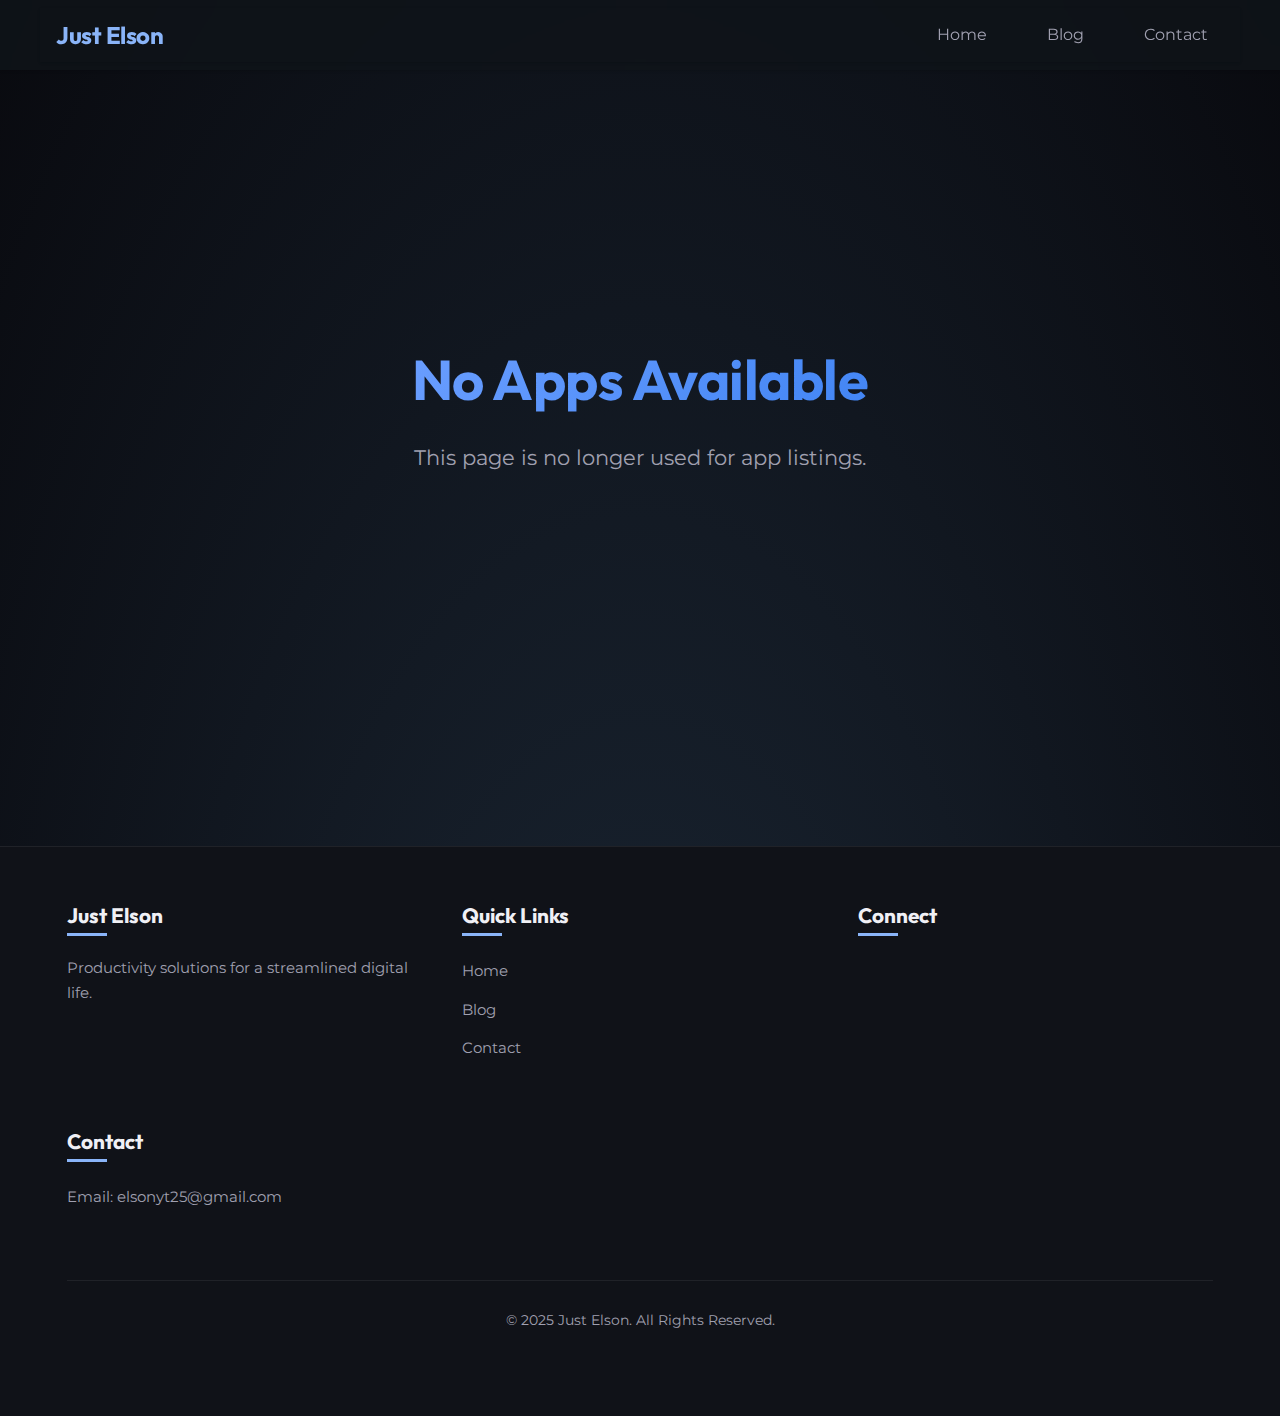
<file: apps.html>
<!DOCTYPE html>
<html lang="en">
<head>
    <meta charset="UTF-8">
    <meta name="viewport" content="width=device-width, initial-scale=1.0">
    <title>Apps - Just Elson</title>
    <link rel="preconnect" href="https://fonts.googleapis.com">
    <link rel="preconnect" href="https://fonts.gstatic.com" crossorigin>
    <link href="https://fonts.googleapis.com/css2?family=Montserrat:wght@400;500;700&family=Outfit:wght@400;700&display=swap" rel="stylesheet">
    <link rel="stylesheet" href="css/styles.css">
    <link rel="icon" href="img/t.png" type="image/png">
</head>
<body>
    <div class="scroll-progress"></div>

    <header class="site-header">
        <div class="container">
            <div class="logo">
                <a href="index.html" class="logo-text">Just Elson</a>
            </div>
            <div class="mobile-menu-btn" aria-label="Toggle menu" aria-expanded="false">
                <span></span>
                <span></span>
                <span></span>
            </div>
            <nav class="main-nav">
                <ul>
                    <li><a href="index.html">Home</a></li>
                    <li><a href="blog.html">Blog</a></li>
                    <li><a href="contact.html">Contact</a></li>
                </ul>
            </nav>
        </div>
    </header>

    <main>
        <section class="hero-section page-transition">
            <div class="container">
                <div class="hero-content">
                    <h1 class="title">No Apps Available</h1>
                    <p class="subtitle">This page is no longer used for app listings.</p>
                </div>
            </div>
        </section>
    </main>

    <footer class="site-footer">
        <div class="container">
            <div class="footer-grid">
                <div class="footer-col">
                    <h4>Just Elson</h4>
                    <p>Productivity solutions for a streamlined digital life.</p>
                </div>
                <div class="footer-col">
                    <h4>Quick Links</h4>
                    <ul>
                        <li><a href="index.html">Home</a></li>
                        <li><a href="blog.html">Blog</a></li>
                        <li><a href="contact.html">Contact</a></li>
                    </ul>
                </div>
                <div class="footer-col">
                    <h4>Connect</h4>
                    <div class="social-links">
                        <a href="https://www.youtube.com/@just.elson.erick.20" target="_blank" class="social-link youtube">YouTube</a>
                        <a href="https://justelsoninsights.substack.com" target="_blank" class="social-link substack">Newsletter</a>
                    </div>
                </div>
                <div class="footer-col">
                    <h4>Contact</h4>
                    <p>Email: <a href="mailto:elsonyt25@gmail.com">elsonyt25@gmail.com</a></p>
                </div>
            </div>
            <div class="footer-bottom">
                <p>© 2025 Just Elson. All Rights Reserved.</p>
            </div>
        </div>
    </footer>

    <script defer src="js/app.js"></script>
</body>
</html>
</file>
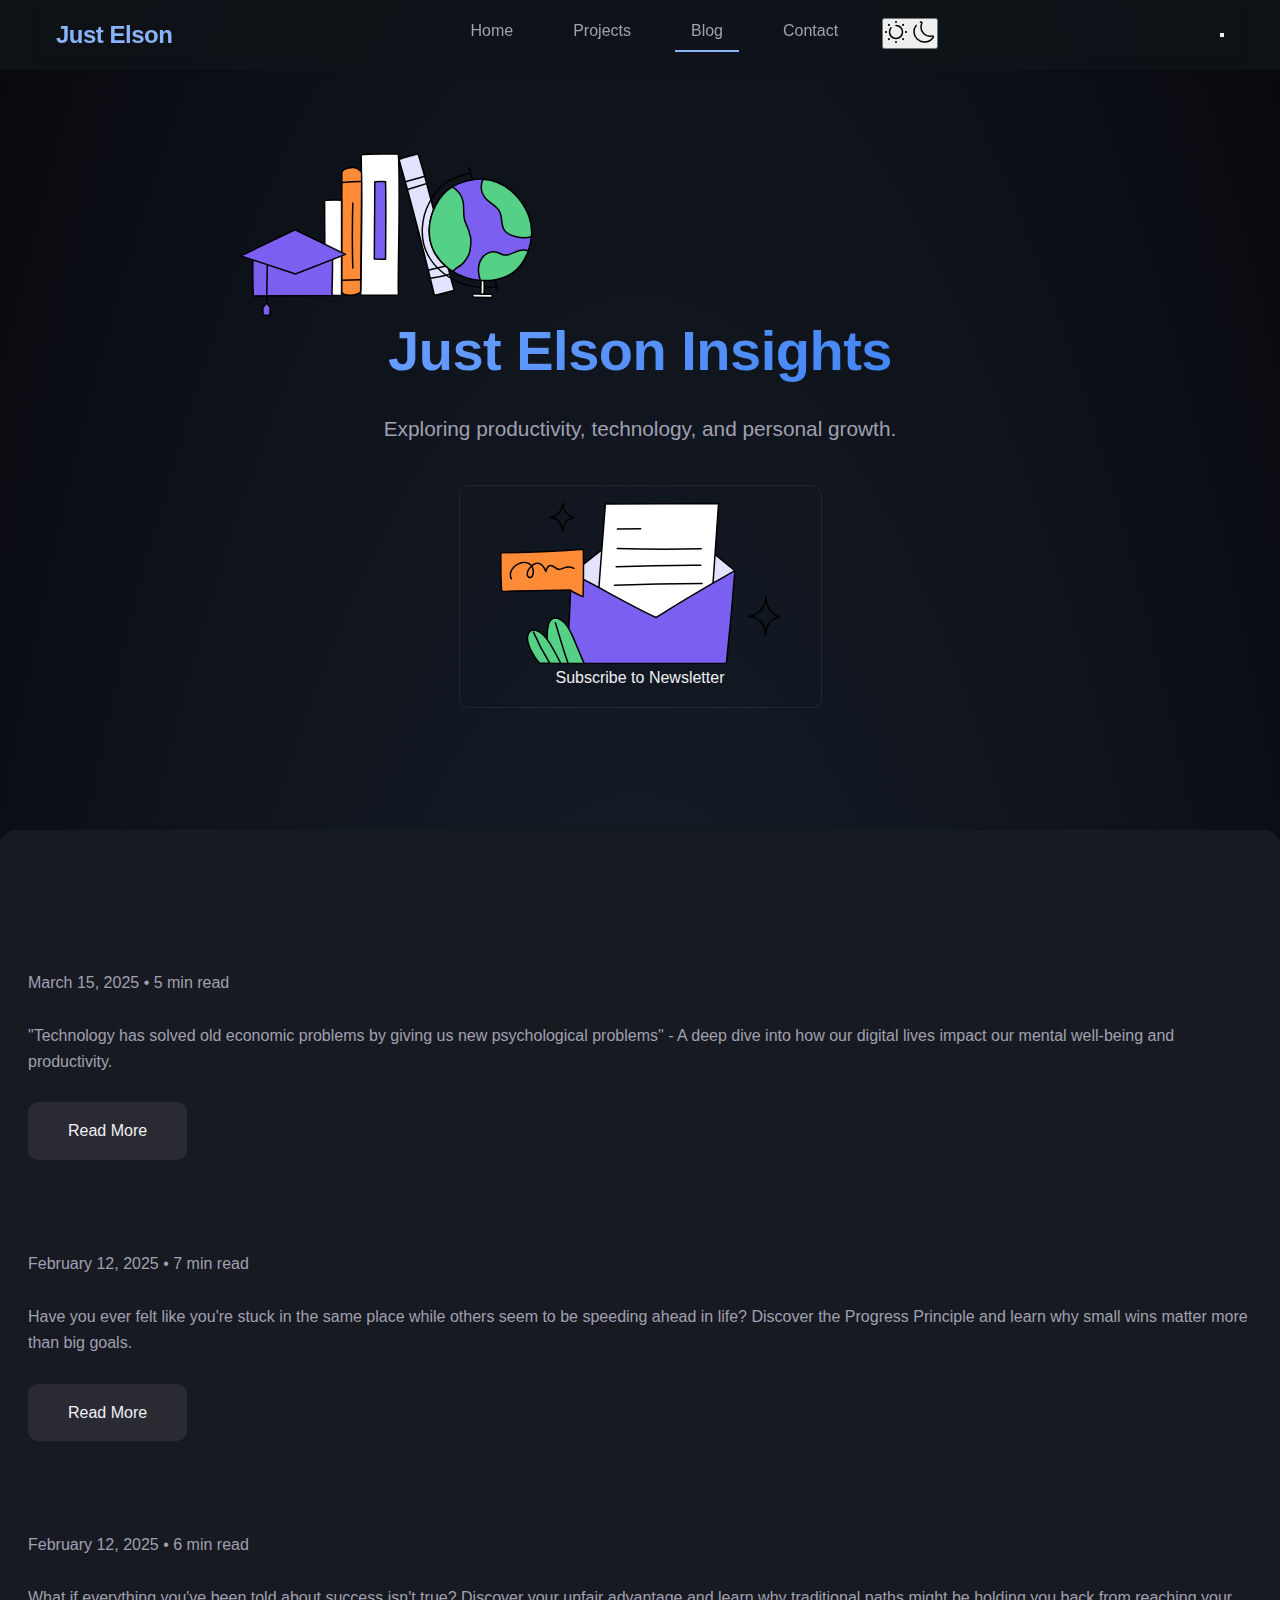
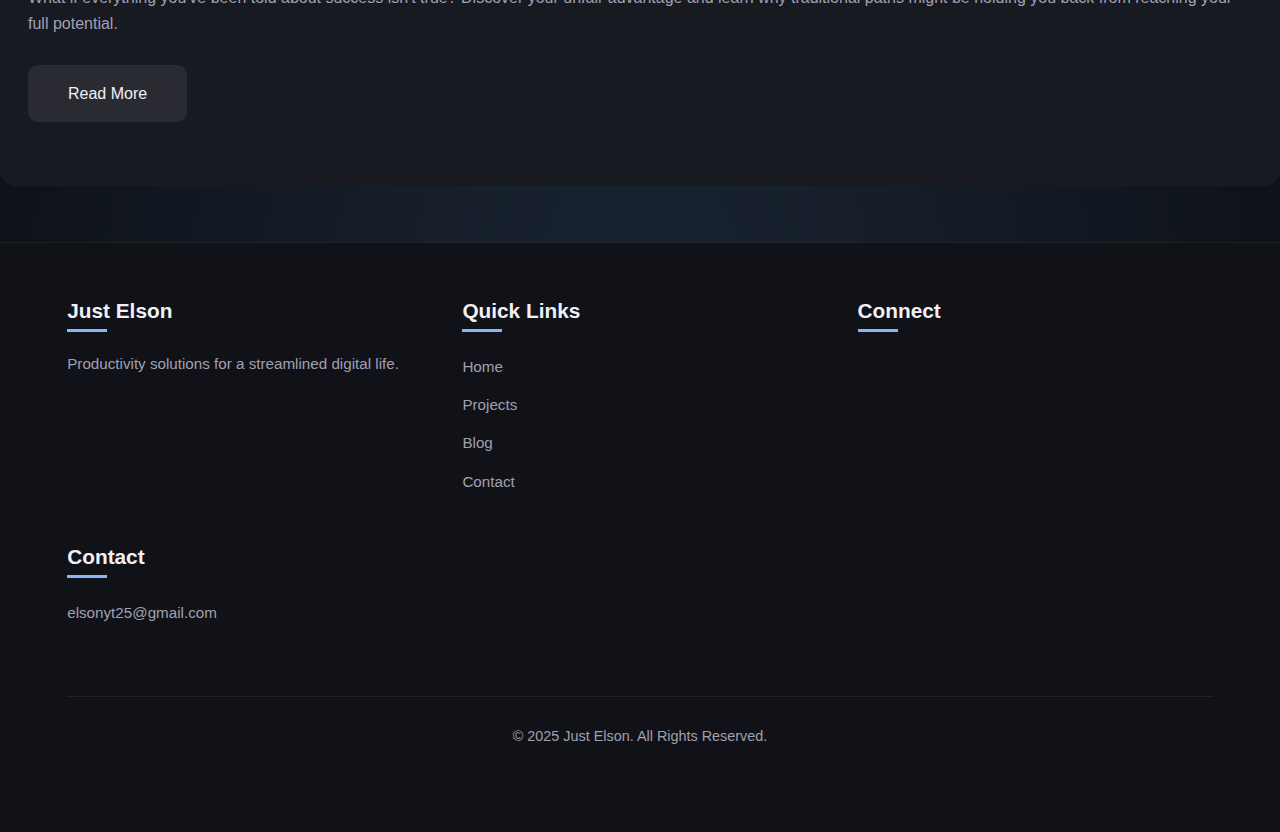
<file: blog.html>
<!DOCTYPE html>
<html lang="en">

<head>
    <meta charset="UTF-8">
    <meta name="viewport" content="width=device-width, initial-scale=1.0">
    <title>Blog - Just Elson</title>
    <link rel="preconnect" href="https://fonts.googleapis.com">
    <link rel="preconnect" href="https://fonts.gstatic.com" crossorigin>
    <link href="https://fonts.googleapis.com/css2?family=Raleway:wght@400;700&display=swap" rel="stylesheet">
    <link rel="stylesheet" href="css/styles.css">
    <link rel="icon" href="img/t.png" type="image/png">
</head>

<body>
    <div class="scroll-progress"></div>
    <div class="mobile-menu-backdrop"></div>

    <header class="site-header">
        <div class="container">
            <div class="logo">
                <a href="index.html" class="logo-text">Just Elson</a>
            </div>
            <nav class="main-nav">
                <ul>
                    <li><a href="index.html">Home</a></li>
                    <li><a href="projects.html">Projects</a></li>
                    <li><a href="blog.html" class="active">Blog</a></li>
                    <li><a href="contact.html">Contact</a></li>
                    <li class="theme-toggle-container">
                        <button id="themeToggle" class="theme-toggle" aria-label="Toggle dark/light theme">
                            <span class="theme-icon">
                                <svg class="theme-icon-svg theme-icon-dark" width="24" height="24" viewBox="0 0 24 24"
                                    fill="none" xmlns="http://www.w3.org/2000/svg">
                                    <path
                                        d="M19.14 19.14L19.01 19.01M19.01 4.99L19.14 4.86L19.01 4.99ZM4.86 19.14L4.99 19.01L4.86 19.14ZM12 2.08V2V2.08ZM12 22V21.92V22ZM2.08 12H2H2.08ZM22 12H21.92H22ZM4.99 4.99L4.86 4.86L4.99 4.99Z"
                                        stroke="currentColor" stroke-width="2" stroke-linecap="round"
                                        stroke-linejoin="round" />
                                    <path
                                        d="M7 7.85C6.06 8.98 5.5 10.42 5.5 12C5.5 15.59 8.41 18.5 12 18.5C15.59 18.5 18.5 15.59 18.5 12C18.5 8.41 15.59 5.5 12 5.5"
                                        stroke="currentColor" stroke-width="1.5" stroke-linecap="round"
                                        stroke-linejoin="round" />
                                </svg>
                                <svg class="theme-icon-svg theme-icon-light" width="24" height="24" viewBox="0 0 24 24"
                                    fill="none" xmlns="http://www.w3.org/2000/svg">
                                    <path
                                        d="M4.18024 5.37996C2.67024 7.29996 1.84024 9.75996 2.03024 12.42C2.39024 17.57 6.76024 21.76 11.9902 21.99C15.6802 22.15 18.9802 20.43 20.9602 17.72C21.7802 16.61 21.3402 15.87 19.9702 16.12C19.3002 16.24 18.6102 16.29 17.8902 16.26C13.0002 16.06 9.00024 11.97 8.98024 7.13996C8.97024 5.83996 9.24024 4.60996 9.73024 3.48996C10.2702 2.24996 9.62024 1.65996 8.37024 2.18996"
                                        stroke="currentColor" stroke-width="1.5" stroke-linecap="round"
                                        stroke-linejoin="round" />
                                </svg>
                            </span>
                        </button>
                    </li>
                </ul>
            </nav>
            <button class="mobile-menu-btn" aria-label="Toggle navigation menu" aria-expanded="false">
                <span></span>
                <span></span>
                <span></span>
            </button>
        </div>
    </header>

    <main>
        <section class="hero-section page-transition">
            <div class="container">
                <div class="hero-content">
                    <div class="hero-icon">
                        <img src="img/icon illustrations/Education.svg" alt="Blog & Insights" class="hero-svg">
                    </div>
                    <h1 class="title">Just Elson Insights</h1>
                    <p class="subtitle">Exploring productivity, technology, and personal growth.</p>
                    <div class="cta-buttons">
                        <a href="https://justelsoninsights.substack.com/?r=595rmm&utm_campaign=pub-share-checklist"
                            target="_blank" rel="noopener noreferrer" class="btn btn-primary">
                            <img src="img/icon illustrations/Email.svg" alt="" class="btn-icon">
                            Subscribe to Newsletter
                        </a>
                    </div>
                </div>
            </div>
        </section>

        <section class="blog-section page-transition">
            <div class="container">
                <div class="blog-grid">
                    <article class="content-card">
                        <h2>Digital Dopamine: The World We Now Know</h2>
                        <p class="post-meta">March 15, 2025 • 5 min read</p>
                        <p class="post-excerpt">"Technology has solved old economic problems by giving us new
                            psychological problems" - A deep dive into how our digital lives impact our mental
                            well-being and productivity.</p>
                        <a href="https://open.substack.com/pub/justelsoninsights/p/digital-dopamine?utm_campaign=post&utm_medium=web"
                            target="_blank" rel="noopener noreferrer" class="btn btn-tertiary">Read More</a>
                    </article>

                    <article class="content-card">
                        <h2>The Hidden Formula Behind Success</h2>
                        <p class="post-meta">February 12, 2025 • 7 min read</p>
                        <p class="post-excerpt">Have you ever felt like you're stuck in the same place while others seem
                            to be speeding ahead in life? Discover the Progress Principle and learn why small wins
                            matter more than big goals.</p>
                        <a href="https://justelsoninsights.substack.com/p/the-hidden-formula-behind-success?r=595rmm"
                            target="_blank" rel="noopener noreferrer" class="btn btn-tertiary">Read More</a>
                    </article>

                    <article class="content-card">
                        <h2>The Hidden Truth About Success</h2>
                        <p class="post-meta">February 12, 2025 • 6 min read</p>
                        <p class="post-excerpt">What if everything you've been told about success isn't true? Discover
                            your unfair advantage and learn why traditional paths might be holding you back from
                            reaching your full potential.</p>
                        <a href="https://justelsoninsights.substack.com/p/the-hidden-truth-about-success?r=595rmm"
                            target="_blank" rel="noopener noreferrer" class="btn btn-tertiary">Read More</a>
                    </article>
                </div>
            </div>
        </section>
    </main>

    <footer class="site-footer">
        <div class="container">
            <div class="footer-grid">
                <div class="footer-col">
                    <h4>Just Elson</h4>
                    <p>Productivity solutions for a streamlined digital life.</p>
                </div>
                <div class="footer-col">
                    <h4>Quick Links</h4>
                    <ul>
                        <li><a href="index.html">Home</a></li>
                        <li><a href="projects.html">Projects</a></li>
                        <li><a href="blog.html">Blog</a></li>
                        <li><a href="contact.html">Contact</a></li>
                    </ul>
                </div>
                <div class="footer-col">
                    <h4>Connect</h4>
                    <div class="social-links">
                        <a href="https://www.youtube.com/@just.elson.erick.20" target="_blank"
                            class="social-link">YouTube</a>
                        <a href="https://justelsoninsights.substack.com" target="_blank"
                            class="social-link">Newsletter</a>
                    </div>
                </div>
                <div class="footer-col">
                    <h4>Contact</h4>
                    <p><a href="mailto:elsonyt25@gmail.com">elsonyt25@gmail.com</a></p>
                </div>
            </div>
            <div class="footer-bottom">
                <p>© 2025 Just Elson. All Rights Reserved.</p>
            </div>
        </div>
    </footer>

    <script defer src="js/app.js"></script>
</body>

</html>
</file>
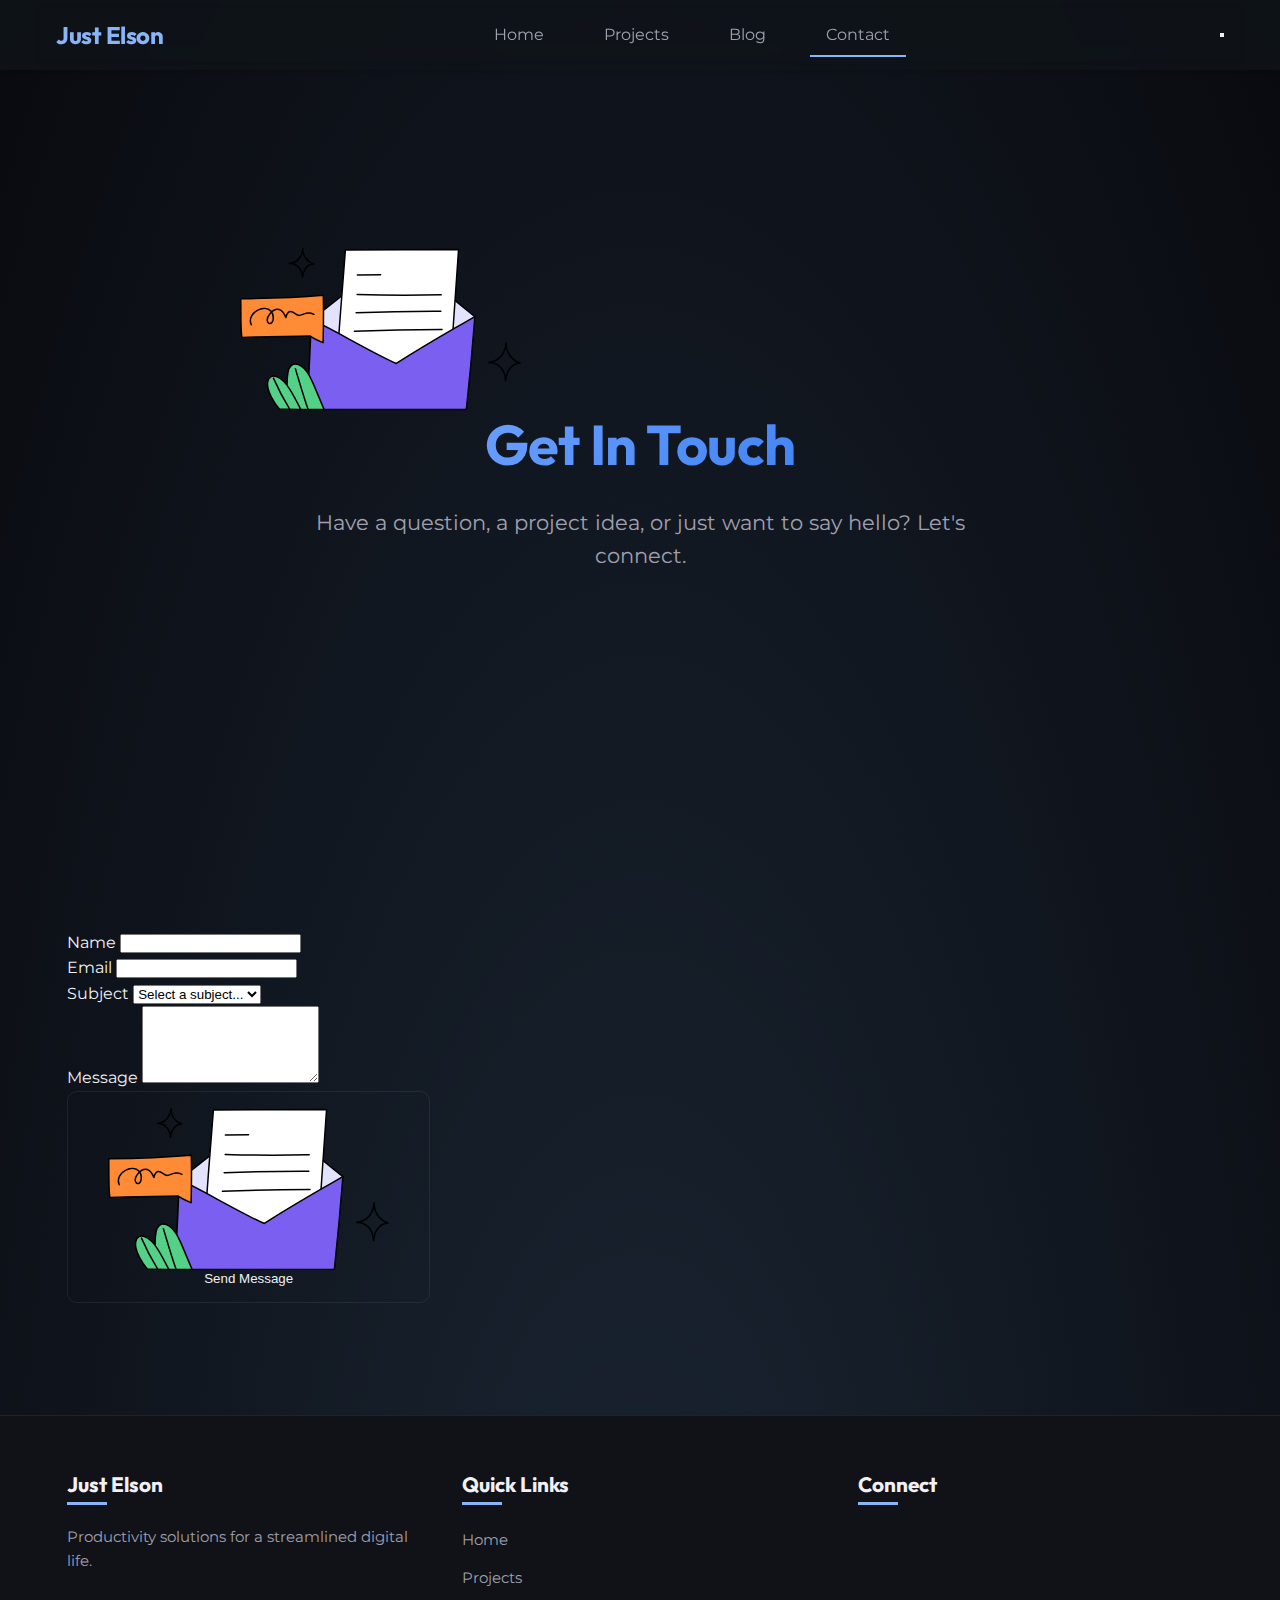
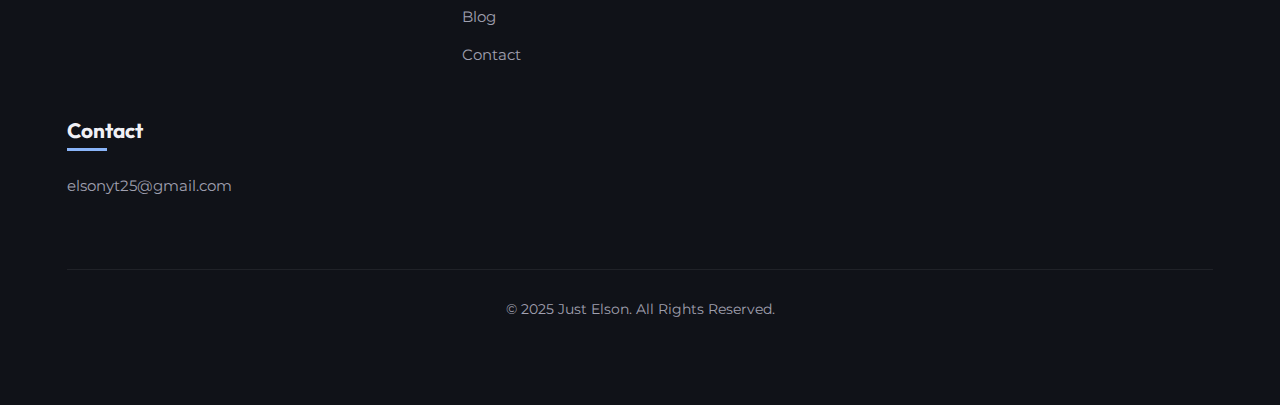
<file: contact.html>
<!DOCTYPE html>
<html lang="en">
<head>
    <meta charset="UTF-8">
    <meta name="viewport" content="width=device-width, initial-scale=1.0">
    <title>Contact - Just Elson</title>
    <link rel="preconnect" href="https://fonts.googleapis.com">
    <link rel="preconnect" href="https://fonts.gstatic.com" crossorigin>
    <link href="https://fonts.googleapis.com/css2?family=Montserrat:wght@400;500;700&family=Outfit:wght@400;700&display=swap" rel="stylesheet">
    <link rel="stylesheet" href="css/styles.css">
    <link rel="icon" href="img/t.png" type="image/png">
</head>
<body>
    <div class="scroll-progress"></div>

    <header class="site-header">
        <div class="container">
            <div class="logo">
                <a href="index.html" class="logo-text">Just Elson</a>
            </div>
            <nav class="main-nav">
                <ul>
                    <li><a href="index.html">Home</a></li>
                    <li><a href="projects.html">Projects</a></li>
                    <li><a href="blog.html">Blog</a></li>
                    <li><a href="contact.html" class="active">Contact</a></li>
                </ul>
            </nav>
            <button class="mobile-menu-btn" aria-label="Toggle navigation menu" aria-expanded="false">
                <span></span>
                <span></span>
                <span></span>
            </button>
        </div>
    </header>

    <main>
        <section class="hero-section page-transition">
            <div class="container">
                <div class="hero-content">
                    <div class="hero-icon">
                        <img src="img/icon illustrations/Email.svg" alt="Contact" class="hero-svg">
                    </div>
                    <h1 class="title">Get In Touch</h1>
                    <p class="subtitle">Have a question, a project idea, or just want to say hello? Let's connect.</p>
                </div>
            </div>
        </section>

        <section class="contact-section page-transition">
            <div class="container">
                 <div class="content-card contact-card">
                    <h2 class="section-title">Send a Message</h2>
                    <form id="contactForm" class="contact-form" action="https://formsubmit.co/ajax/elsonyt25@gmail.com" method="POST">
                        <!-- Honeypot -->
                        <input type="text" name="_honey" style="display: none;">
                        <!-- Disable Captcha -->
                        <input type="hidden" name="_captcha" value="false">

                        <div class="form-group">
                            <label for="name">Name</label>
                            <input type="text" id="name" name="name" class="form-input" required>
                        </div>
                        <div class="form-group">
                            <label for="email">Email</label>
                            <input type="email" id="email" name="email" class="form-input" required>
                        </div>
                        <div class="form-group">
                            <label for="subject">Subject</label>
                            <select id="subject" name="subject" class="form-input" required>
                                <option value="" disabled selected>Select a subject...</option>
                                <option value="Project Inquiry">Project Inquiry</option>
                                <option value="Partnership">Partnership</option>
                                <option value="General Question">General Question</option>
                            </select>
                        </div>
                        <div class="form-group">
                            <label for="message">Message</label>
                            <textarea id="message" name="message" class="form-input" rows="5" required></textarea>
                        </div>
                        <button type="submit" class="btn btn-primary">
                            <img src="img/icon illustrations/Email.svg" alt="" class="btn-icon">
                            Send Message
                        </button>
                        <div id="formStatus"></div>
                    </form>
                </div>
            </div>
        </section>
    </main>

    <footer class="site-footer">
        <div class="container">
            <div class="footer-grid">
                <div class="footer-col">
                    <h4>Just Elson</h4>
                    <p>Productivity solutions for a streamlined digital life.</p>
                </div>
                <div class="footer-col">
                    <h4>Quick Links</h4>
                    <ul>
                        <li><a href="index.html">Home</a></li>
                        <li><a href="projects.html">Projects</a></li>
                        <li><a href="blog.html">Blog</a></li>
                        <li><a href="contact.html">Contact</a></li>
                    </ul>
                </div>
                <div class="footer-col">
                    <h4>Connect</h4>
                    <div class="social-links">
                        <a href="https://www.youtube.com/@just.elson.erick.20" target="_blank" class="social-link">YouTube</a>
                        <a href="https://justelsoninsights.substack.com" target="_blank" class="social-link">Newsletter</a>
                    </div>
                </div>
                <div class="footer-col">
                    <h4>Contact</h4>
                    <p><a href="mailto:elsonyt25@gmail.com">elsonyt25@gmail.com</a></p>
                </div>
            </div>
            <div class="footer-bottom">
                <p>© 2025 Just Elson. All Rights Reserved.</p>
            </div>
        </div>
    </footer>

    <script defer src="js/app.js"></script>
</body>
</html>
</file>
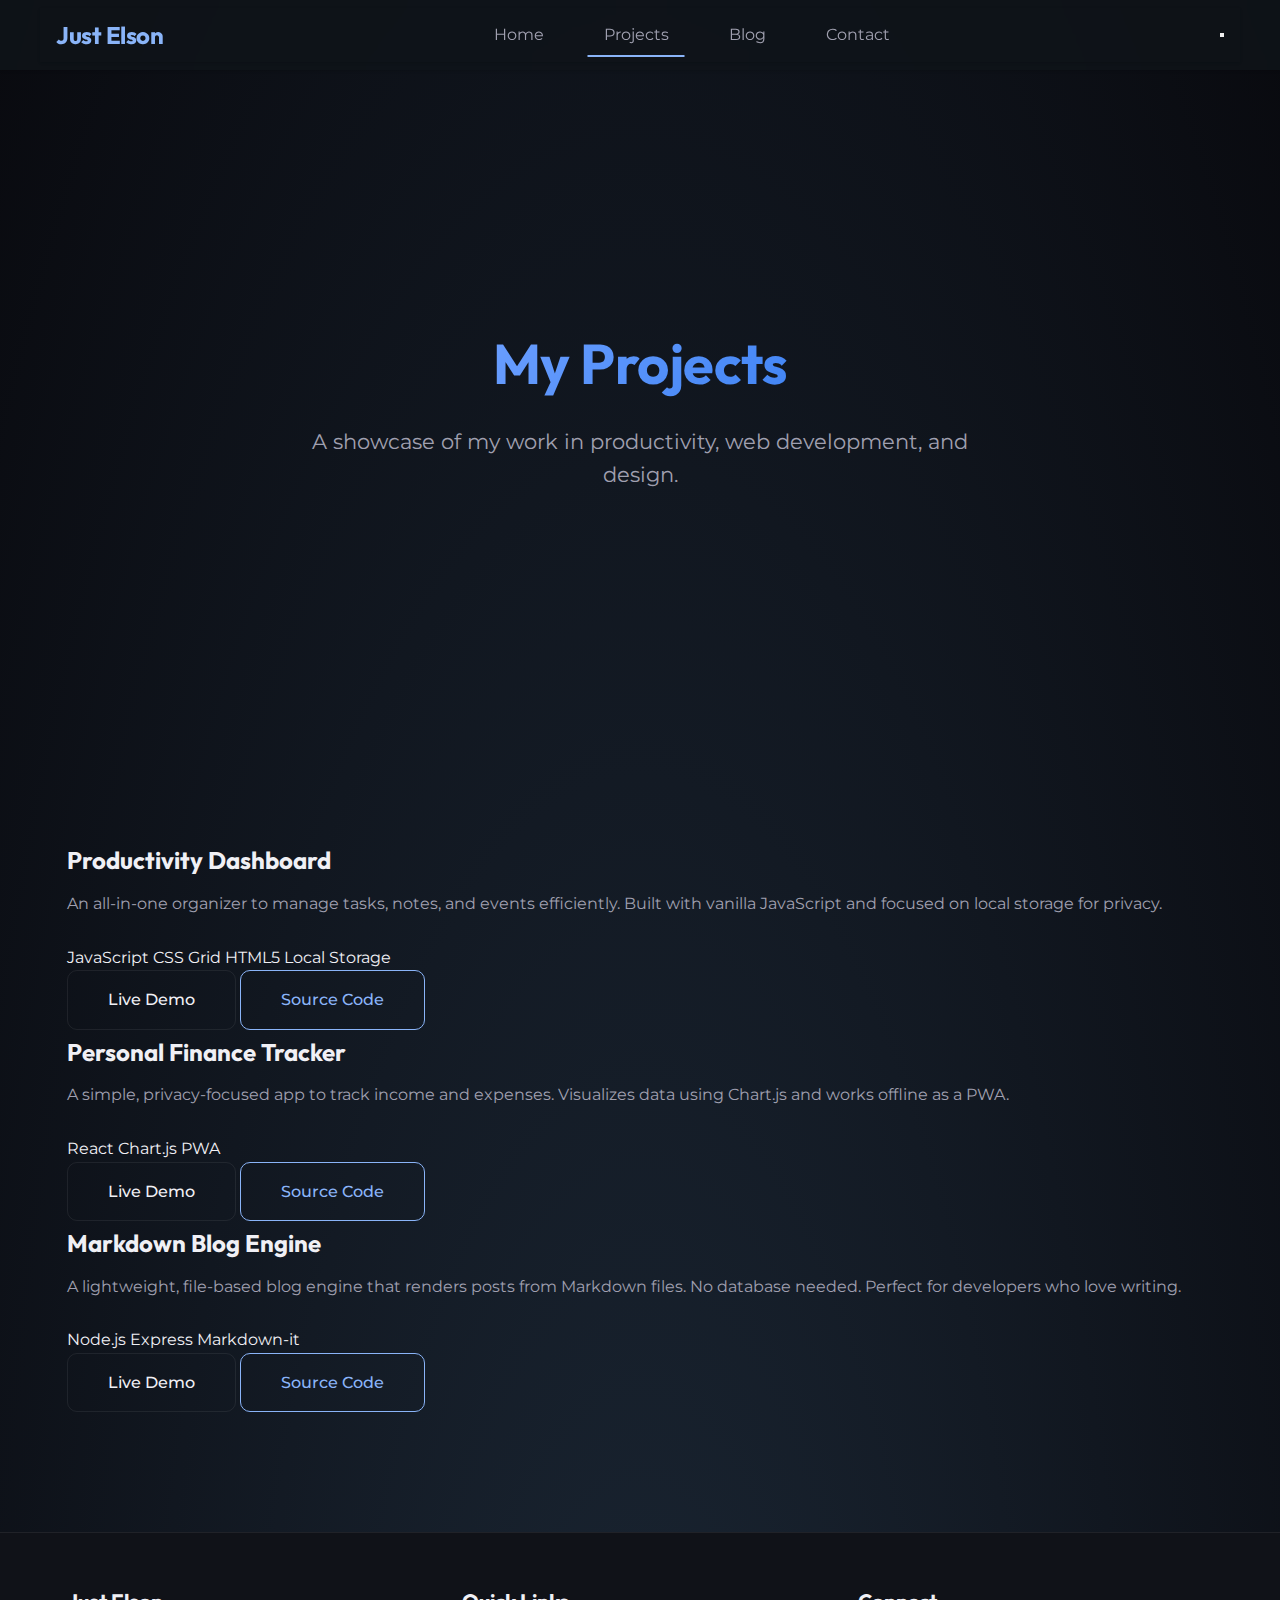
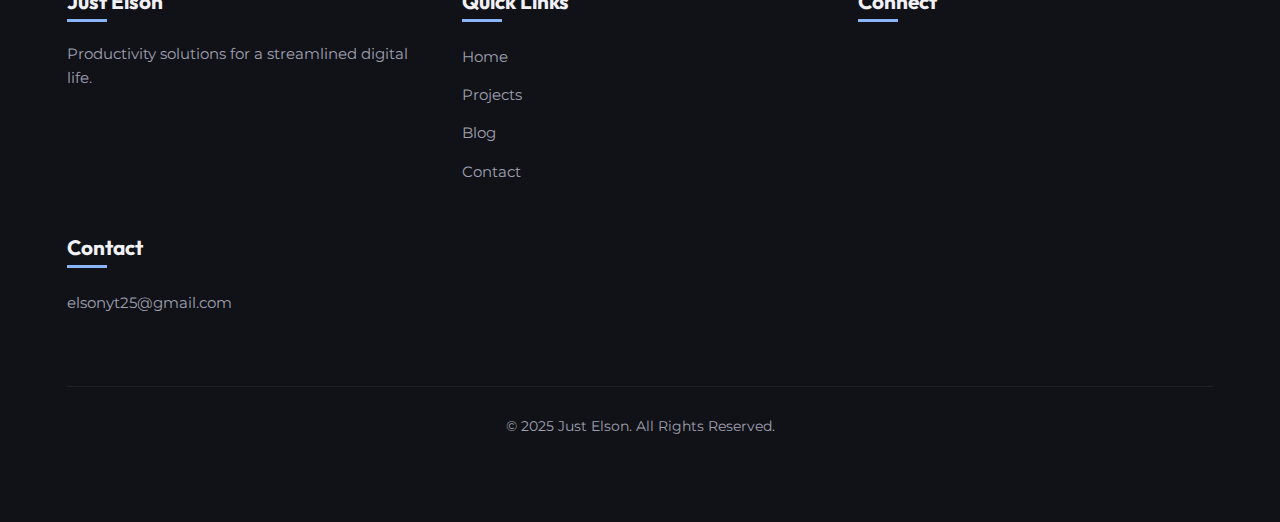
<file: projects.html>
<!DOCTYPE html>
<html lang="en">
<head>
    <meta charset="UTF-8">
    <meta name="viewport" content="width=device-width, initial-scale=1.0">
    <title>Projects - Just Elson</title>
    <link rel="preconnect" href="https://fonts.googleapis.com">
    <link rel="preconnect" href="https://fonts.gstatic.com" crossorigin>
    <link href="https://fonts.googleapis.com/css2?family=Montserrat:wght@400;500;700&family=Outfit:wght@400;700&display=swap" rel="stylesheet">
    <link rel="stylesheet" href="css/styles.css">
    <link rel="icon" href="img/t.png" type="image/png">
</head>
<body>
    <div class="scroll-progress"></div>

    <header class="site-header">
        <div class="container">
            <div class="logo">
                <a href="index.html" class="logo-text">Just Elson</a>
            </div>
            <nav class="main-nav">
                <ul>
                    <li><a href="index.html">Home</a></li>
                    <li><a href="projects.html" class="active">Projects</a></li>
                    <li><a href="blog.html">Blog</a></li>
                    <li><a href="contact.html">Contact</a></li>
                </ul>
            </nav>
            <button class="mobile-menu-btn" aria-label="Toggle navigation menu" aria-expanded="false">
                <span></span>
                <span></span>
                <span></span>
            </button>
        </div>
    </header>

    <main>
        <section class="hero-section page-transition">
            <div class="container">
                <div class="hero-content">
                    <h1 class="title">My Projects</h1>
                    <p class="subtitle">A showcase of my work in productivity, web development, and design.</p>
                </div>
            </div>
        </section>

        <section class="projects-section page-transition">
            <div class="container">
                <div class="project-grid">
                    <!-- Project 1: Productivity Dashboard -->
                    <div class="project-card">
                        <div class="project-image" style="background: linear-gradient(45deg, #2a3a50, #005A7C);">
                            <!-- You can use an <img> tag here or a background-image in CSS -->
                        </div>
                        <div class="project-content">
                            <h3 class="project-title">Productivity Dashboard</h3>
                            <p class="project-description">An all-in-one organizer to manage tasks, notes, and events efficiently. Built with vanilla JavaScript and focused on local storage for privacy.</p>
                            <div class="project-tags">
                                <span class="tag">JavaScript</span>
                                <span class="tag">CSS Grid</span>
                                <span class="tag">HTML5</span>
                                <span class="tag">Local Storage</span>
                            </div>
                            <div class="project-links">
                                <a href="#" class="btn btn-primary" target="_blank" rel="noopener noreferrer">Live Demo</a>
                                <a href="#" class="btn btn-secondary" target="_blank" rel="noopener noreferrer">Source Code</a>
                            </div>
                        </div>
                    </div>
                    
                    <!-- Project 2: Finance Tracker -->
                    <div class="project-card">
                        <div class="project-image" style="background: linear-gradient(45deg, #502a3a, #7C005A);"></div>
                        <div class="project-content">
                            <h3 class="project-title">Personal Finance Tracker</h3>
                            <p class="project-description">A simple, privacy-focused app to track income and expenses. Visualizes data using Chart.js and works offline as a PWA.</p>
                            <div class="project-tags">
                                <span class="tag">React</span>
                                <span class="tag">Chart.js</span>
                                <span class="tag">PWA</span>
                            </div>
                            <div class="project-links">
                                <a href="#" class="btn btn-primary" target="_blank" rel="noopener noreferrer">Live Demo</a>
                                <a href="#" class="btn btn-secondary" target="_blank" rel="noopener noreferrer">Source Code</a>
                            </div>
                        </div>
                    </div>

                    <!-- Project 3: Blog Platform -->
                    <div class="project-card">
                        <div class="project-image" style="background: linear-gradient(45deg, #2a503a, #007C5A);"></div>
                        <div class="project-content">
                            <h3 class="project-title">Markdown Blog Engine</h3>
                            <p class="project-description">A lightweight, file-based blog engine that renders posts from Markdown files. No database needed. Perfect for developers who love writing.</p>
                            <div class="project-tags">
                                <span class="tag">Node.js</span>
                                <span class="tag">Express</span>
                                <span class="tag">Markdown-it</span>
                            </div>
                            <div class="project-links">
                                <a href="#" class="btn btn-primary" target="_blank" rel="noopener noreferrer">Live Demo</a>
                                <a href="#" class="btn btn-secondary" target="_blank" rel="noopener noreferrer">Source Code</a>
                            </div>
                        </div>
                    </div>
                    
                    <!-- Add more project cards here -->

                </div>
            </div>
        </section>

    </main>

    <footer class="site-footer">
        <div class="container">
             <div class="footer-grid">
                <div class="footer-col">
                    <h4>Just Elson</h4>
                    <p>Productivity solutions for a streamlined digital life.</p>
                </div>
                <div class="footer-col">
                    <h4>Quick Links</h4>
                    <ul>
                        <li><a href="index.html">Home</a></li>
                        <li><a href="projects.html">Projects</a></li>
                        <li><a href="blog.html">Blog</a></li>
                        <li><a href="contact.html">Contact</a></li>
                    </ul>
                </div>
                <div class="footer-col">
                    <h4>Connect</h4>
                    <div class="social-links">
                        <a href="https://www.youtube.com/@just.elson.erick.20" target="_blank" class="social-link">YouTube</a>
                        <a href="https://justelsoninsights.substack.com" target="_blank" class="social-link">Newsletter</a>
                    </div>
                </div>
                <div class="footer-col">
                    <h4>Contact</h4>
                    <p><a href="mailto:elsonyt25@gmail.com">elsonyt25@gmail.com</a></p>
                </div>
            </div>
            <div class="footer-bottom">
                <p>© 2025 Just Elson. All Rights Reserved.</p>
            </div>
        </div>
    </footer>

    <script defer src="js/app.js"></script>
</body>
</html>
</file>
<file: css/styles.css>
/*
==============================
Gemini-Inspired Dark Theme
==============================
*/

:root {
    /* Color Variables - Dark Theme (Only) */
    --color-bg-primary: #101218;         
    --color-bg-secondary: #181a21;       
    --color-bg-tertiary: #252830;        
    --color-text-primary: #f0f0f5;       
    --color-text-secondary: #a0a0b0;     
    --color-accent-primary: #8ab4f8;     
    --color-accent-secondary: #4285f4;   
    --color-accent-gradient: linear-gradient(135deg, #6a9eff, #4285f4);
    --color-card-shadow: rgba(0, 0, 0, 0.4);  
    --color-glow-effect-default: rgba(138, 180, 248, 0.25); 
    --color-border-subtle: rgba(255, 255, 255, 0.07);
    --color-faq-highlight: #e9ff04;      /* Bright yellow for FAQ highlight */
    
    /* Typography */
    --font-family-body: 'Montserrat', sans-serif; 
    --font-family-heading: 'Outfit', sans-serif;
    --font-size-base: 16px;
    --font-weight-normal: 400;
    --font-weight-medium: 500; 
    --font-weight-bold: 700;
    
    /* Spacing */
    --space-xs: 0.5rem;  
    --space-sm: 1rem;    
    --space-md: 1.75rem;  
    --space-lg: 2.5rem;   
    --space-xl: 3.5rem;   
    
    /* Borders, Effects */
    --border-radius-sm: 6px;  
    --border-radius-md: 10px; 
    --border-radius-lg: 16px; 
    --transition-speed: 0.3s;

    /* App Glow Colors */
    --color-glow-app-personal: rgba(168, 85, 247, 0.45); /* Purple */
    --color-glow-app-office: rgba(59, 130, 246, 0.4);   /* Blue */
    --color-glow-app-media: rgba(249, 115, 22, 0.45);    /* Orange */

    /* Add border radius variable for extra large radius */
    --border-radius-xl: 30px;
}

/* Remove Light Theme Variables - site is dark only now */

/* Content Sections */
.apps-section {
    background-color: var(--color-bg-secondary);
    position: relative;
    border-radius: var(--border-radius-lg);
    margin: var(--space-lg) 0;
    padding: var(--space-xl) var(--space-md);
}

.apps-grid {
    display: grid;
    grid-template-columns: repeat(auto-fit, minmax(280px, 1fr));
    gap: var(--space-lg);
    margin-top: var(--space-lg);
}

.app-card {
    background: var(--color-bg-tertiary);
    border-radius: var(--border-radius-lg);
    padding: var(--space-lg);
    box-shadow: 0 8px 25px var(--color-card-shadow);
    transition: transform var(--transition-speed) ease, box-shadow var(--transition-speed) ease;
    position: relative;
    overflow: hidden;
    border: 1px solid var(--color-border-subtle);
    height: 100%;
    display: flex;
    flex-direction: column;
    animation: floatIn 0.8s ease-out backwards;
}

.app-card::before {
    content: '';
    position: absolute;
    top: 0;
    left: 0;
    right: 0;
    height: 3px;
    background: var(--color-accent-gradient);
    transform: scaleX(0);
    transform-origin: left;
    transition: transform var(--transition-speed) ease;
}

.app-card:hover {
    transform: translateY(-8px);
    /* Use default glow, will be overridden by specific ID rules */
    box-shadow:
        0 0 20px 5px var(--color-glow-effect-default), 
        0 12px 30px var(--color-card-shadow); 
}

.app-card:hover::before {
    transform: scaleX(1);
}

.app-icon {
    width: 60px;
    height: 60px;
    margin: 0 auto var(--space-md);
    filter: drop-shadow(0 5px 10px rgba(0, 0, 0, 0.1));
    transition: transform var(--transition-speed) ease;
}

.app-card h3 {
    color: var(--color-text-primary);
    font-size: 1.3rem;
    margin-bottom: var(--space-sm);
    font-weight: var(--font-weight-bold);
    font-family: var(--font-family-heading);
}

.app-card p {
    color: var(--color-text-secondary);
    font-size: 0.95rem;
    margin-bottom: var(--space-md);
    flex-grow: 1;
}

.app-tag {
    display: inline-block;
    background: rgba(138, 180, 248, 0.1);
    color: var(--color-accent-primary);
    font-size: 0.8rem;
    padding: 5px 10px;
    border-radius: 15px;
    margin-bottom: var(--space-md);
}

/* Base & Reset */
*,
*::before,
*::after {
    box-sizing: border-box;
    margin: 0;
    padding: 0;
}

html {
    font-size: var(--font-size-base);
    scroll-behavior: smooth;
}

body {
    font-family: var(--font-family-body);
    background-color: var(--color-bg-primary);
    color: var(--color-text-primary);
    line-height: 1.6;
    min-height: 100vh;
    overflow-x: hidden;
    /* Static Dark Gradient Background */
    background: radial-gradient(ellipse at bottom, #1b2735 0%, #090a0f 100%);
    font-weight: var(--font-weight-normal); 
}

.container {
    max-width: 1200px;
    width: 92%; /* Slightly increased for better mobile spacing */
    margin: 0 auto;
    padding: 0 var(--space-sm); /* Reset padding to left/right only */
    position: relative; /* Reset position */
}

h1, h2, h3, h4 {
    color: var(--color-text-primary);
    font-weight: var(--font-weight-bold);
    line-height: 1.2;
    margin-bottom: var(--space-md);
    font-family: var(--font-family-heading); /* Headings font */
}

h1 {
    font-size: 3.5rem;
    margin-bottom: var(--space-sm);
    letter-spacing: -0.5px;
    font-weight: var(--font-weight-bold);
}

h2 {
    font-size: 2.25rem;
    margin-bottom: var(--space-lg);
    font-weight: var(--font-weight-bold);
}

h3 {
    font-size: 1.5rem;
    margin-bottom: var(--space-sm);
    font-weight: var(--font-weight-bold);
}

p {
    color: var(--color-text-secondary);
    margin-bottom: var(--space-md);
}

a {
    color: var(--color-accent-primary);
    text-decoration: none;
    transition: color var(--transition-speed) ease, box-shadow var(--transition-speed) ease;
}

a:hover {
    color: white;
    text-decoration: none;
}

img, video {
    max-width: 100%;
    height: auto;
    display: block;
    border-radius: var(--border-radius-md);
}

ul {
    list-style: none;
}

section {
    padding: var(--space-xl) 0;
    position: relative;
}

/* Header & Navigation */
.site-header {
    background-color: rgba(15, 20, 25, 0.8);
    backdrop-filter: blur(10px);
    -webkit-backdrop-filter: blur(10px);
    padding: var(--space-xs) var(--space-sm);
    position: sticky;
    top: 0;
    z-index: 1000;
    width: 100%;
    transition: background-color var(--transition-speed) ease, box-shadow var(--transition-speed) ease;
    box-shadow: 0 1px 3px rgba(0, 0, 0, 0.1), 0 1px 2px rgba(0, 0, 0, 0.06); /* Softer shadow */
}

.site-header.scrolled {
    background-color: var(--color-bg-secondary); /* Solid background on scroll */
    box-shadow: 0 4px 6px -1px rgba(0, 0, 0, 0.1), 0 2px 4px -1px rgba(0, 0, 0, 0.06); /* Standard shadow */
}

.site-header .container {
    display: flex;
    justify-content: space-between;
    align-items: center;
    padding: var(--space-xs) var(--space-sm);
    position: sticky;
    top: 0;
    z-index: 1000;
    width: 100%;
    transition: background-color var(--transition-speed) ease, box-shadow var(--transition-speed) ease;
    box-shadow: 0 1px 3px rgba(0, 0, 0, 0.1), 0 1px 2px rgba(0, 0, 0, 0.06);
}

.logo {
    font-size: 1.5rem;
    font-weight: var(--font-weight-bold);
    color: var(--color-text-primary);
    display: flex;
    align-items: center;
    letter-spacing: -0.5px;
    font-family: var(--font-family-heading); /* Logo font */
}

.main-nav ul {
    display: flex;
    gap: var(--space-md);
}

.main-nav a {
    color: var(--color-text-secondary);
    padding: var(--space-xs) var(--space-sm);
    position: relative;
    transition: color var(--transition-speed) ease;
}

.main-nav a:hover {
    color: var(--color-text-primary);
    /* Remove transform/shadow from nav link hover for cleaner look */
    /* transform: translateY(-3px); */
    /* box-shadow: 0 0 15px 3px var(--color-glow-effect-default);  */
}

.main-nav a::after {
    content: '';
    position: absolute;
    width: 0;
    height: 2px;
    bottom: -5px;
    left: 50%;
    transform: translateX(-50%);
    background-color: var(--color-accent-primary);
    transition: width var(--transition-speed) ease;
}

.main-nav a:hover::after,
.main-nav a.active::after {
    width: 100%;
}

/* Hero Section */
.hero-section {
    min-height: 80vh; /* Adjust height slightly */
    display: flex;
    align-items: center;
    text-align: center;
    padding: var(--space-xl) 0;
    margin-top: 0; /* Remove margin-top now that header is sticky */
    overflow: hidden;
    position: relative;
}

.hero-content {
    max-width: 800px;
    margin: 0 auto;
    animation: fadeInUp 1s ease-out;
}

.hero-section h1 {
    background: var(--color-accent-gradient);
    -webkit-background-clip: text;
    background-clip: text;
    color: transparent;
    display: inline-block;
    margin-bottom: var(--space-md);
    position: relative;
}

.hero-section .subtitle {
    font-size: 1.3rem;
    color: var(--color-text-secondary);
    max-width: 700px;
    margin: 0 auto var(--space-lg);
    line-height: 1.6;
}

.cta-buttons {
    display: flex;
    gap: var(--space-sm);
    justify-content: center;
    margin-top: var(--space-lg);
}

.promo-video-container {
    margin-top: var(--space-xl);
    position: relative;
    border-radius: var(--border-radius-lg);
    overflow: hidden;
    box-shadow: 0 15px 35px rgba(0, 0, 0, 0.3);
    transform: translateY(0);
    transition: transform 0.5s ease;
    animation: fadeInUp 1.2s ease-out 0.3s backwards;
}

.promo-video-container:hover {
    transform: translateY(-5px);
}

/* Buttons */
.btn {
    display: inline-block;
    padding: var(--space-sm) var(--space-lg);
    border-radius: var(--border-radius-md); /* Use softer radius */
    font-weight: var(--font-weight-medium);
    text-align: center;
    cursor: pointer;
    position: relative;
    overflow: hidden;
    z-index: 1;
    border: none;
    transition: transform var(--transition-speed) ease, box-shadow var(--transition-speed) ease, background-color var(--transition-speed) ease, color var(--transition-speed) ease;
}

.btn:hover {
    transform: translateY(-3px);
    box-shadow: 0 0 18px 4px var(--color-glow-effect-default); /* Slightly stronger default glow */
}

.btn-primary {
    background: transparent;
    color: var(--color-text-primary); /* Make secondary buttons stand out more */
    border: 1px solid var(--color-border-subtle);
}

.btn-primary:hover {
    background: linear-gradient(135deg, #a3c6ff, #5c91f7);
    color: var(--color-bg-primary);
}

.btn-secondary {
    background: transparent;
    color: var(--color-accent-primary);
    border: 1px solid var(--color-accent-primary);
}

.btn-secondary:hover {
    color: var(--color-text-primary);
    background-color: var(--color-bg-tertiary);
    /* Keep glow, remove specific styling from before */
    /* font-size: 1.1rem; */
    /* background: linear-gradient(90deg, #ff9d6c, #ff6b6b); */
    /* color: white; */
    /* padding: var(--space-sm) var(--space-md); */
    /* border-radius: var(--border-radius-sm); */
    /* margin-top: var(--space-lg); */
    /* font-weight: var(--font-weight-bold); */
    /* display: block; */
    /* max-width: 400px; */
    /* margin-left: auto; */
    /* margin-right: auto; */
    /* box-shadow: 0 4px 15px rgba(255, 107, 107, 0.4); */
    /* transition: transform 0.2s ease, box-shadow 0.2s ease; */
}

.btn-tertiary {
    background: rgba(255, 255, 255, 0.08);
    color: var(--color-text-primary);
    border: none;
}

.btn-tertiary:hover {
    background: rgba(138, 180, 248, 0.15);
    color: var(--color-accent-primary);
}

/* Content Sections */
.apps-section {
    background-color: var(--color-bg-secondary);
    position: relative;
    border-radius: var(--border-radius-lg);
    margin: var(--space-lg) 0;
    padding: var(--space-xl) var(--space-md);
}

.apps-grid {
    display: grid;
    grid-template-columns: repeat(auto-fit, minmax(280px, 1fr));
    gap: var(--space-lg);
    margin-top: var(--space-lg);
}

.app-card {
    background: var(--color-bg-tertiary);
    border-radius: var(--border-radius-lg);
    padding: var(--space-lg);
    box-shadow: 0 8px 25px var(--color-card-shadow);
    transition: transform var(--transition-speed) ease, box-shadow var(--transition-speed) ease;
    position: relative;
    overflow: hidden;
    border: 1px solid var(--color-border-subtle);
    height: 100%;
    display: flex;
    flex-direction: column;
}

.app-card::before {
    content: '';
    position: absolute;
    top: 0;
    left: 0;
    right: 0;
    height: 3px;
    background: var(--color-accent-gradient);
    transform: scaleX(0);
    transform-origin: left;
    transition: transform var(--transition-speed) ease;
}

.app-card:hover {
    transform: translateY(-8px);
    /* Use default glow, will be overridden by specific ID rules */
    box-shadow:
        0 0 20px 5px var(--color-glow-effect-default), 
        0 12px 30px var(--color-card-shadow); 
}

.app-card:hover::before {
    transform: scaleX(1);
}

.app-icon {
    width: 60px;
    height: 60px;
    margin: 0 auto var(--space-md);
    filter: drop-shadow(0 5px 10px rgba(0, 0, 0, 0.1));
    transition: transform var(--transition-speed) ease;
}

.app-card h3 {
    color: var(--color-text-primary);
    font-size: 1.3rem;
    margin-bottom: var(--space-sm);
    font-weight: var(--font-weight-bold);
    font-family: var(--font-family-heading);
}

.app-card p {
    color: var(--color-text-secondary);
    font-size: 0.95rem;
    margin-bottom: var(--space-md);
    flex-grow: 1;
}

.app-tag {
    display: inline-block;
    background: rgba(138, 180, 248, 0.1);
    color: var(--color-accent-primary);
    font-size: 0.8rem;
    padding: 5px 10px;
    border-radius: 15px;
    margin-bottom: var(--space-md);
}

.discount-note {
    text-align: center;
    font-size: 1.25rem; /* Slightly larger */
    /* Revert gradient text, style as a block */
    /* background: linear-gradient(90deg, #ff9d6c, #ff6b6b); */
    /* -webkit-background-clip: text; */
    /* background-clip: text; */
    /* color: transparent; */
    background-color: rgba(255, 107, 107, 0.1); /* Light red background */
    color: #ff8a8a; /* Reddish text */
    padding: var(--space-md) var(--space-lg);
    border-radius: var(--border-radius-md);
    margin: var(--space-xl) auto 0; /* More margin top */
    font-weight: var(--font-weight-medium);
    max-width: 500px;
    display: block;
    border: 1px solid rgba(255, 107, 107, 0.3);
    box-shadow: 0 4px 15px rgba(255, 107, 107, 0.1);
    transition: transform 0.2s ease, box-shadow 0.2s ease;
    animation: pulse 3s infinite ease-in-out;
}

.discount-note:hover {
    transform: scale(1.03) translateY(-2px);
    box-shadow: 0 6px 20px rgba(255, 107, 107, 0.2);
}

.discount-note strong {
    font-weight: var(--font-weight-bold); /* Ensure strong is bold */
    border-radius: var(--border-radius-lg); /* Use softer radius */
    overflow: hidden;
    box-shadow: 0 15px 35px var(--color-card-shadow);
    border: 1px solid var(--color-border-subtle); 
}

/* Demo Section */
.demo-section {
    position: relative;
    padding: var(--space-xl) 0;
    margin: var(--space-xl) 0;
}

.demo-section h2 {
    position: relative;
    display: inline-block;
    margin-bottom: var(--space-xl);
    color: var(--color-accent-primary);
    text-shadow: 0 0 10px rgba(138, 180, 248, 0.3);
    animation: floatIn 0.8s ease-out backwards;
}

.demo-section h2::after {
    content: '';
    position: absolute;
    bottom: -15px;
    left: 0;
    width: 100%;
    height: 3px;
    background: var(--color-accent-gradient);
}

.demo-section .container {
    position: relative;
}

/* Add the blue outline effect similar to the screenshot */
.demo-section::before {
    content: '';
    position: absolute;
    top: 0;
    left: 50%;
    transform: translateX(-50%);
    width: 90%;
    max-width: 1300px;
    height: 100%;
    border: 1px solid rgba(138, 180, 248, 0.2);
    border-radius: var(--border-radius-xl);
    pointer-events: none;
    z-index: -1;
}

.video-wrapper {
    max-width: 900px;
    margin: 0 auto var(--space-lg);
    border-radius: var(--border-radius-lg);
    overflow: hidden;
    box-shadow: 0 15px 35px var(--color-card-shadow);
    border: 1px solid var(--color-border-subtle);
    transition: box-shadow var(--transition-speed) ease;
}

/* Clean up the hover states for clarity */
.app-card:hover, .featured-blog-post:hover, .faq-item:hover, .newsletter-promo:hover {
    transform: translateY(-5px);
}

/* Blog Section */
.blog-section {
    background-color: var(--color-bg-secondary);
    position: relative;
    border-radius: var(--border-radius-lg);
    margin: var(--space-lg) 0;
    padding: var(--space-xl) var(--space-md);
    width: 100%;
}

.blog-section .container {
    max-width: 100%;
    width: 100%;
    padding: 0;
}

.featured-blog-post {
    background: var(--color-bg-tertiary);
    padding: var(--space-lg);
    border-radius: var(--border-radius-lg); /* Use softer radius */
    margin-bottom: var(--space-lg);
    position: relative;
    overflow: hidden;
    border: 1px solid var(--color-border-subtle);
    transition: transform var(--transition-speed) ease, box-shadow var(--transition-speed) ease;
    max-width: 100%; /* Removed the 700px constraint */
    width: 100%;
    margin: 0 0 var(--space-lg); /* Removed the auto margins */
    animation: floatInLeft 0.8s ease-out backwards;
    animation-delay: 0.2s;
}

.featured-blog-post::before {
    content: '';
    position: absolute;
    top: 0;
    left: 0;
    width: 100%;
    height: 4px;
    background: var(--color-accent-gradient);
    transform: scaleX(0);
    transform-origin: left;
    transition: transform var(--transition-speed) ease;
}

.featured-blog-post:hover {
    transform: translateY(-5px);
    /* Use default glow */
    box-shadow: 0 0 18px 4px var(--color-glow-effect-default);
}

.featured-blog-post:hover::before {
    transform: scaleX(1);
}

.featured-blog-post h3 {
    font-size: 1.6rem;
    margin-bottom: var(--space-sm);
}

.blog-intro {
    color: var(--color-text-secondary);
    font-size: 1.05rem;
    line-height: 1.7;
    margin-bottom: var(--space-md);
}

.newsletter-promo {
    background: var(--color-bg-tertiary);
    padding: var(--space-lg);
    border-radius: var(--border-radius-lg);
    max-width: 100%; /* Removed the 600px constraint */
    width: 100%;
    margin: var(--space-lg) 0 0; /* Removed the auto margins */
    border: 1px solid var(--color-border-subtle);
}

.newsletter-promo h4 {
    font-size: 1.4rem;
    margin-bottom: var(--space-sm);
}

/* Updated FAQ Section - Similar to the GIF */
.faq-section {
    background-color: var(--color-bg-secondary);
    position: relative;
    border-radius: var(--border-radius-lg);
    margin: var(--space-lg) 0;
    padding: var(--space-xl) var(--space-md);
    overflow: hidden;
}

.faq-section h2 {
    color: var(--color-faq-highlight);
    text-align: center;
    margin-bottom: var(--space-xl);
    font-size: 2.5rem;
    letter-spacing: 0.05em;
}

.faq-container {
    max-width: 900px;
    margin: 0 auto;
    width: 100%;
}

.faq-item {
    background-color: var(--color-bg-primary); /* Darker background */
    margin-bottom: var(--space-sm);
    border-radius: var(--border-radius-sm);
    border: none;
    overflow: hidden;
    transition: all var(--transition-speed) ease;
}

.faq-item:hover {
    background-color: var(--color-bg-primary);
    transform: translateX(5px); /* Slight shift right on hover */
}

.faq-question {
    padding: var(--space-md) var(--space-lg);
    cursor: pointer;
    display: flex;
    justify-content: space-between;
    align-items: center;
    position: relative;
    border-bottom: 1px solid transparent;
    transition: all var(--transition-speed) ease;
}

.faq-question h3 {
    font-size: 1.15rem;
    margin-bottom: 0;
    color: var(--color-text-primary);
    transition: color var(--transition-speed) ease;
    font-weight: var(--font-weight-medium);
    max-width: 90%; /* Ensure text doesn't crowd the arrow */
}

.faq-icon {
    width: 16px;
    height: 16px;
    position: relative;
    transition: transform 0.3s ease;
}

/* Replace plus/minus with chevron arrow */
.faq-icon::before {
    display: none; /* Hide the vertical bar */
}

.faq-icon::after {
    content: '';
    position: absolute;
    width: 10px;
    height: 10px;
    border-right: 2px solid var(--color-text-secondary);
    border-bottom: 2px solid var(--color-text-secondary);
    transform: rotate(45deg); /* Point down by default */
    top: 0;
    left: 3px;
    transition: transform 0.3s ease;
}

.faq-answer {
    max-height: 0;
    overflow: hidden;
    transition: max-height 0.4s ease-in-out, padding 0.2s ease;
    background-color: var(--color-bg-primary);
    color: var(--color-text-secondary);
    padding: 0 var(--space-lg);
}

.faq-answer p {
    margin-bottom: var(--space-md);
    line-height: 1.6;
    opacity: 0;
    transform: translateY(10px);
    transition: opacity 0.3s ease, transform 0.3s ease;
}

.faq-item.active {
    background-color: var(--color-bg-primary);
    box-shadow: 0 4px 20px rgba(0, 0, 0, 0.2);
}

.faq-item.active .faq-question {
    border-bottom: 1px solid var(--color-border-subtle);
}

.faq-item.active .faq-answer {
    max-height: 1000px;
    padding: var(--space-md) var(--space-lg) var(--space-lg);
}

.faq-item.active .faq-answer p {
    opacity: 1;
    transform: translateY(0);
}

.faq-item.active .faq-icon::after {
    transform: rotate(225deg); /* Point up when active */
    top: 5px; /* Adjust position for rotation */
}

/* Improved Responsiveness */
@media (max-width: 992px) {
    .container {
        width: 95%;
    }
}

@media (max-width: 768px) {
    html {
        font-size: 15px;
    }

    .container {
        width: 92%;
        padding: 0 10px;
    }

    h1 {
        font-size: 2.2rem;
    }

    h2 {
        font-size: 1.8rem;
    }

    .site-header .container {
        flex-direction: column;
        gap: var(--space-sm);
        padding: var(--space-sm) 0;
    }

    .main-nav ul {
        flex-wrap: wrap;
        justify-content: center;
        gap: var(--space-sm);
    }

    .cta-buttons {
        flex-direction: column;
        align-items: center;
        gap: var(--space-sm);
        width: 100%;
    }

    .cta-buttons .btn {
        width: 100%;
    }

    .hero-section {
        min-height: unset;
        padding-top: calc(var(--space-xl));
        padding-bottom: var(--space-lg);
    }

    .apps-grid, 
    .footer-grid {
        grid-template-columns: 1fr;
    }

    .footer-col {
        text-align: center;
    }

    .footer-col h4::after {
        left: 50%;
        transform: translateX(-50%);
    }

    .faq-question h3 {
        font-size: 1rem;
    }

    .faq-question {
        padding: var(--space-md) var(--space-sm);
    }
    
    .faq-answer {
        padding: 0 var(--space-sm);
    }
    
    .faq-item.active .faq-answer {
        padding: var(--space-md) var(--space-sm) var(--space-md);
    }
    
    .back-to-top {
        bottom: 20px;
        right: 20px;
        width: 40px;
        height: 40px;
    }
}

@media (max-width: 480px) {
    html {
        font-size: 14px;
    }
    
    .container {
        width: 95%;
    }
    
    h1 {
        font-size: 1.9rem;
    }
    
    .discount-note {
        font-size: 1.1rem;
        padding: var(--space-sm);
    }
}

/* Footer */
.site-footer {
    background-color: var(--color-bg-primary);
    color: var(--color-text-secondary);
    padding: var(--space-xl) 0;
    position: relative;
    margin-top: var(--space-xl);
    border-top: 1px solid var(--color-border-subtle);
}

.footer-grid {
    display: grid;
    grid-template-columns: 1fr 1fr 1fr;
    gap: var(--space-lg);
    align-items: flex-start;
}

.footer-col h4 {
    color: var(--color-text-primary);
    font-size: 1.3rem;
    margin-bottom: var(--space-md);
    position: relative;
    display: inline-block;
    font-family: var(--font-family-heading);
}

.footer-col h4::after {
    content: '';
    position: absolute;
    bottom: -8px;
    left: 0;
    width: 40px;
    height: 3px;
    background: var(--color-accent-primary);
}

.footer-col p {
    color: var(--color-text-secondary);
    line-height: 1.6;
    margin-bottom: var(--space-md);
    font-size: 0.95rem;
}

.footer-col ul {
    list-style: none;
    padding: 0;
    margin: 0;
}

.footer-col ul li {
    margin-bottom: var(--space-xs);
}

.footer-col a {
    color: var(--color-text-secondary);
    transition: color var(--transition-speed) ease, transform var(--transition-speed) ease;
    display: inline-block;
    padding: 3px 0;
    font-size: 0.95rem;
}

.footer-col a:hover {
    color: var(--color-accent-primary);
    transform: translateX(3px);
}

/* Social Links / Connect Section */
.social-links {
    display: flex;
    flex-direction: column;
    gap: var(--space-sm);
}

.social-links a {
    display: flex;
    align-items: center;
    padding: var(--space-sm);
    background-color: var(--color-bg-secondary);
    color: var(--color-text-primary);
    border-radius: var(--border-radius-sm);
    text-decoration: none;
    transition: all var(--transition-speed) ease;
    border: 1px solid var(--color-border-subtle);
    position: relative;
    overflow: hidden;
}

.social-links a::before {
    content: '';
    position: absolute;
    top: 0;
    left: 0;
    width: 100%;
    height: 100%;
    background: linear-gradient(90deg, rgba(66, 133, 244, 0.1), rgba(138, 180, 248, 0.1));
    transform: translateX(-100%);
    transition: transform 0.3s ease;
}

.social-links a:hover {
    background-color: var(--color-bg-tertiary);
    color: var(--color-accent-primary);
    transform: translateY(-3px);
    box-shadow: 0 5px 15px rgba(0, 0, 0, 0.1);
    border-color: var(--color-accent-primary);
}

.social-links a:hover::before {
    transform: translateX(0);
}

.social-link.youtube {
    position: relative;
    padding-left: 40px;
}

.social-link.youtube::after {
    content: "";
    position: absolute;
    left: var(--space-sm);
    width: 20px;
    height: 20px;
    background-image: url("data:image/svg+xml,%3Csvg xmlns='http://www.w3.org/2000/svg' viewBox='0 0 24 24' fill='%23ff0000'%3E%3Cpath d='M19.615 3.184c-3.604-.246-11.631-.245-15.23 0-3.897.266-4.356 2.62-4.385 8.816.029 6.185.484 8.549 4.385 8.816 3.6.245 11.626.246 15.23 0 3.897-.266 4.356-2.62 4.385-8.816-.029-6.185-.484-8.549-4.385-8.816zm-10.615 12.816v-8l8 3.993-8 4.007z'/%3E%3C/svg%3E");
    background-repeat: no-repeat;
    background-position: center;
}

.footer-bottom {
    border-top: 1px solid var(--color-border-subtle);
    margin-top: var(--space-lg);
    padding-top: var(--space-md);
    text-align: center;
    color: var(--color-text-secondary);
    font-size: 0.9rem;
}

/* Fix for duplicate styles */
.featured-blog-post:nth-of-type(2) {
    display: none;
}

/* Fix duplicate FAQ entries in CSS */
.faq-item:nth-of-type(2) {
    display: none;
}

/* Responsive improvements */
@media (max-width: 768px) {
    .footer-grid {
        grid-template-columns: 1fr;
        text-align: center;
        gap: var(--space-xl);
    }
    
    .footer-col h4::after {
        left: 50%;
        transform: translateX(-50%);
    }
    
    .footer-col a:hover {
        transform: translateY(-3px);
    }
    
    .social-links {
        align-items: center;
    }
    
    .social-links a {
        width: 100%;
        max-width: 250px;
        justify-content: center;
    }
}

/* Add/modify blue outline styling for content boxes */
.video-wrapper, .featured-blog-post, .app-card, .faq-item, .newsletter-promo {
    border: 2px solid transparent;
    box-shadow: 0 0 0 1px rgba(138, 180, 248, 0.1); 
    position: relative;
    z-index: 1;
    overflow: visible;
}

.video-wrapper::before, .featured-blog-post::before, .app-card::before, .faq-item::before, .newsletter-promo::before {
    content: '';
    position: absolute;
    top: -2px;
    left: -2px;
    right: -2px;
    bottom: -2px;
    background: linear-gradient(90deg, #4285f4, #8ab4f8, #4285f4);
    z-index: -1;
    border-radius: calc(var(--border-radius-lg) + 2px);
    opacity: 0.1;
    transition: opacity 0.3s ease;
}

.video-wrapper:hover::before, .featured-blog-post:hover::before, .app-card:hover::before, .faq-item:hover::before, .newsletter-promo:hover::before {
    opacity: 0.3;
}

/* Add blue glow to demo section */
.demo-section .video-wrapper {
    border: 2px solid #4285f4;
    box-shadow: 0 0 20px rgba(66, 133, 244, 0.3);
    position: relative;
}

.demo-section .video-wrapper::before {
    opacity: 0.2;
}

.demo-section .video-wrapper:hover::before {
    opacity: 0.5;
}

/* Fix specific app glow colors for app cards */
#app-personal:hover {
    box-shadow: 0 0 25px 7px var(--color-glow-app-personal), 0 12px 30px var(--color-card-shadow);
}

#app-office:hover {
    box-shadow: 0 0 25px 7px var(--color-glow-app-office), 0 12px 30px var(--color-card-shadow);
}

#app-media:hover {
    box-shadow: 0 0 25px 7px var(--color-glow-app-media), 0 12px 30px var(--color-card-shadow);
}

/* Add back to top button styling */
.back-to-top {
    position: fixed;
    bottom: 30px;
    right: 30px;
    width: 50px;
    height: 50px;
    border-radius: 50%;
    background: var(--color-accent-gradient);
    display: flex;
    align-items: center;
    justify-content: center;
    cursor: pointer;
    opacity: 0;
    transform: translateY(20px);
    transition: opacity 0.3s ease, transform 0.3s ease;
    box-shadow: 0 4px 15px rgba(0, 0, 0, 0.2);
    z-index: 100;
    border: none;
}

.back-to-top svg {
    fill: white;
    width: 24px;
    height: 24px;
}

.back-to-top.visible {
    opacity: 1;
    transform: translateY(0);
}

.back-to-top:hover {
    transform: translateY(-5px);
    box-shadow: 0 0 15px 3px var(--color-glow-effect-default);
}

/* Add scroll progress bar styling */
.scroll-progress {
    position: fixed;
    top: 0;
    left: 0;
    height: 4px;
    background: var(--color-accent-gradient);
    width: 0%;
    z-index: 1001;
    transition: width 0.1s linear;
}

/* Self-hosted Video Styling */
.demo-video {
    width: 100%;
    height: 100%;
    object-fit: contain;
    background-color: rgba(0, 0, 0, 0.2);
    border-radius: var(--border-radius-lg);
    transition: all var(--transition-speed) ease;
}

/* Make sure demo video maintains aspect ratio on all screens */
.video-wrapper {
    position: relative;
    padding-top: 56.25%; /* 16:9 Aspect Ratio */
    overflow: hidden;
    background-color: rgba(0, 0, 0, 0.2);
}

.video-wrapper video {
    position: absolute;
    top: 0;
    left: 0;
    width: 100%;
    height: 100%;
    border-radius: var(--border-radius-lg);
}

/* Add better controls appearance */
video::-webkit-media-controls {
    background-color: rgba(0, 0, 0, 0.5);
    border-radius: 0 0 var(--border-radius-lg) var(--border-radius-lg);
}

/* Make sure the demo section's blue outline still works properly */
.demo-section .video-wrapper {
    border: 2px solid #4285f4;
    box-shadow: 0 0 20px rgba(66, 133, 244, 0.3);
    position: relative;
    padding-top: 56.25%; /* Maintain 16:9 aspect ratio */
    overflow: hidden;
}

/* Animation Keyframes */
@keyframes floatIn {
    0% {
        opacity: 0;
        transform: translateY(30px);
    }
    100% {
        opacity: 1;
        transform: translateY(0);
    }
}

@keyframes floatInRight {
    0% {
        opacity: 0;
        transform: translateX(30px);
    }
    100% {
        opacity: 1;
        transform: translateX(0);
    }
}

@keyframes floatInLeft {
    0% {
        opacity: 0;
        transform: translateX(-30px);
    }
    100% {
        opacity: 1;
        transform: translateX(0);
    }
}

@keyframes pulse {
    0% {
        transform: scale(1);
    }
    50% {
        transform: scale(1.05);
    }
    100% {
        transform: scale(1);
    }
}

@keyframes fadeInScale {
    0% {
        opacity: 0;
        transform: scale(0.9);
    }
    100% {
        opacity: 1;
        transform: scale(1);
    }
}

@keyframes shimmer {
    0% {
        background-position: -100% 0;
    }
    100% {
        background-position: 100% 0;
    }
}

/* Floating animation for blue glow effects */
@keyframes float {
    0% {
        box-shadow: 0 5px 15px rgba(66, 133, 244, 0.3);
        transform: translateY(0px);
    }
    50% {
        box-shadow: 0 15px 30px rgba(66, 133, 244, 0.4);
        transform: translateY(-10px);
    }
    100% {
        box-shadow: 0 5px 15px rgba(66, 133, 244, 0.3);
        transform: translateY(0px);
    }
}

/* Apply animations to elements */
.app-card {
    animation: floatIn 0.8s ease-out backwards;
}

.app-card:nth-child(1) {
    animation-delay: 0.1s;
}

.app-card:nth-child(2) {
    animation-delay: 0.3s;
}

.app-card:nth-child(3) {
    animation-delay: 0.5s;
}

.featured-blog-post {
    animation: floatInLeft 0.8s ease-out backwards;
    animation-delay: 0.2s;
}

.newsletter-promo {
    animation: floatInRight 0.8s ease-out backwards;
    animation-delay: 0.4s;
}

.faq-item {
    animation: floatIn 0.6s ease-out backwards;
}

.faq-item:nth-child(1) {
    animation-delay: 0.1s;
}

.faq-item:nth-child(2) {
    animation-delay: 0.2s;
}

.faq-item:nth-child(3) {
    animation-delay: 0.3s;
}

.faq-item:nth-child(4) {
    animation-delay: 0.4s;
}

.faq-item:nth-child(5) {
    animation-delay: 0.5s;
}

.social-links a {
    animation: floatInRight 0.6s ease-out backwards;
    animation-delay: 0.3s;
}

.discount-note {
    animation: pulse 3s infinite ease-in-out;
}

.demo-section h2, .blog-section h2, .apps-section h2, .faq-section h2 {
    animation: floatIn 0.8s ease-out backwards;
}

/* Add floating animation to demo video */
.demo-section .video-wrapper {
    animation: float 6s infinite ease-in-out;
}

/* Add shimmer effect to section headings */
.faq-section h2 {
    background: linear-gradient(90deg, 
        var(--color-faq-highlight) 0%, 
        #ffffff 20%, 
        var(--color-faq-highlight) 40%);
    background-size: 200% auto;
    -webkit-background-clip: text;
    background-clip: text;
    animation: shimmer 4s linear infinite;
}

/* Optimize animations for reduced motion preference */
@media (prefers-reduced-motion: reduce) {
    .app-card, .featured-blog-post, .newsletter-promo, .faq-item, 
    .social-links a, .hero-content, .discount-note, h2, .video-wrapper {
        animation: none !important;
    }
}
</file>
